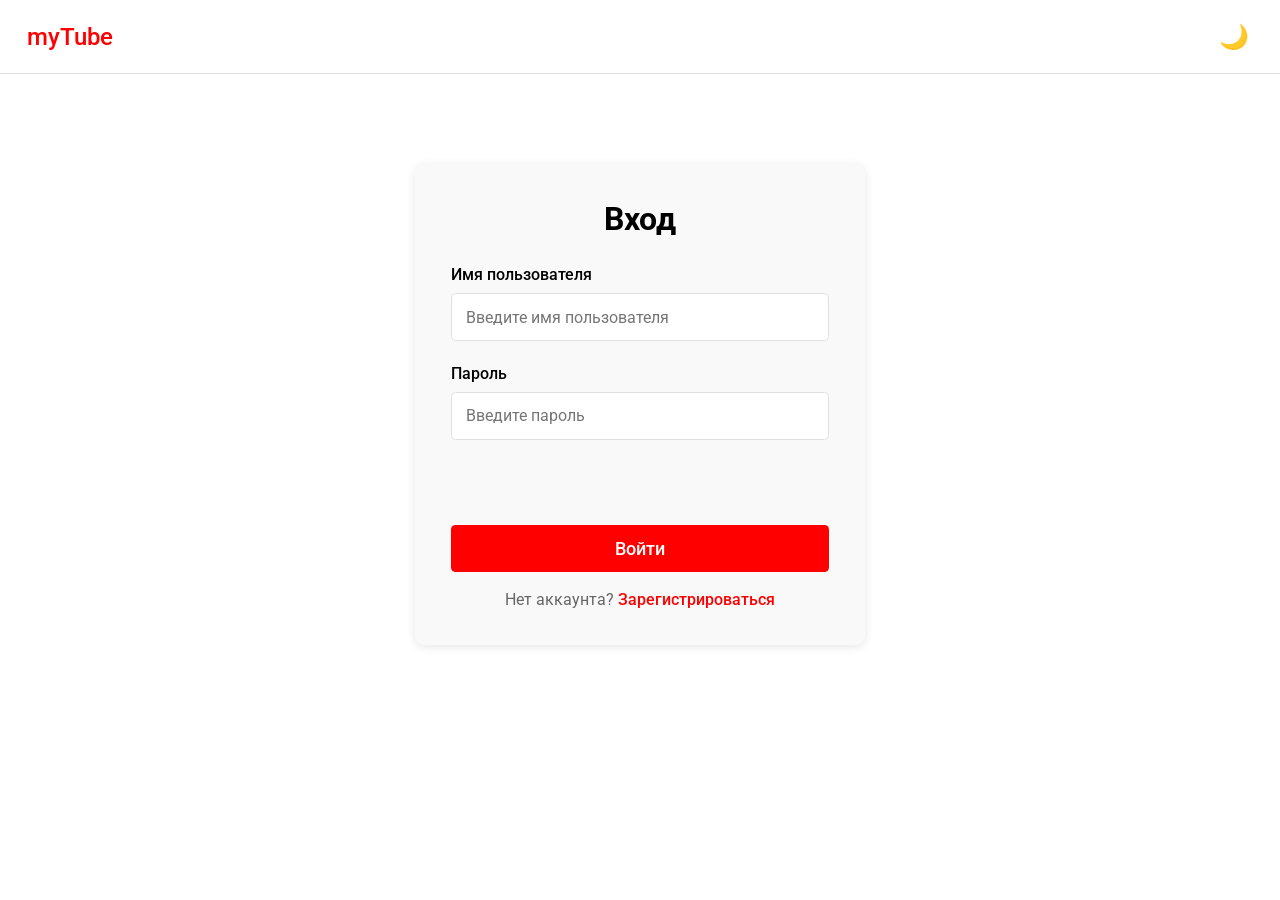
<file: templates/login.html>
<!DOCTYPE html>
<html lang="ru">
<head>
    <meta charset="UTF-8">
    <meta name="viewport" content="width=device-width, initial-scale=1.0">
    <title>Вход - myTube</title>
    <script>
        (function() {
            const savedTheme = localStorage.getItem('theme') || 'light';
            document.documentElement.setAttribute('data-theme', savedTheme);
        })();
    </script>
    <link rel="stylesheet" href="/static/general.css">
    <link rel="stylesheet" href="/static/auth.css">
</head>
<body>
    <div class="header">
        <a href="/">myTube</a>
        <button class="theme-toggle" onclick="toggleTheme()">🌙</button>
    </div>
    
    <div class="auth-container">
        <h1>Вход</h1>
        
        <form id="loginForm">
            <div class="form-group">
                <label for="username">Имя пользователя</label>
                <input type="text" id="username" name="username" placeholder="Введите имя пользователя" required>
            </div>
            
            <div class="form-group">
                <label for="password">Пароль</label>
                <input type="password" id="password" name="password" placeholder="Введите пароль" required>
            </div>
            
            <div id="authStatus" class="auth-status"></div>
            
            <button type="submit" class="btn-submit">Войти</button>
        </form>
        
        <div class="auth-links">
            Нет аккаунта? <a href="/register">Зарегистрироваться</a>
        </div>
    </div>

    <script>
        const loginForm = document.getElementById('loginForm');
        const authStatus = document.getElementById('authStatus');
        const submitBtn = document.querySelector('.btn-submit');

        loginForm.onsubmit = async function(e) {
            e.preventDefault();
            
            authStatus.textContent = '';
            authStatus.className = 'auth-status';
            submitBtn.disabled = true;
            
            const formData = new FormData(this);
            
            try {
                const response = await fetch('/login', {
                    method: 'POST',
                    body: formData
                });
                
                const result = await response.json();
                
                if (response.ok) {
                    window.location.href = result.redirect || '/';
                } else {
                    authStatus.textContent = '✗ ' + (result.error || 'Ошибка входа');
                    authStatus.className = 'auth-status error';
                    submitBtn.disabled = false;
                }
            } catch (error) {
                authStatus.textContent = '✗ Ошибка соединения: ' + error;
                authStatus.className = 'auth-status error';
                submitBtn.disabled = false;
            }
        };

        function toggleTheme() {
            const currentTheme = document.documentElement.getAttribute('data-theme');
            const newTheme = currentTheme === 'dark' ? 'light' : 'dark';
            document.documentElement.setAttribute('data-theme', newTheme);
            localStorage.setItem('theme', newTheme);
            updateThemeIcon();
        }

        function updateThemeIcon() {
            const theme = document.documentElement.getAttribute('data-theme');
            const btn = document.querySelector('.theme-toggle');
            btn.textContent = theme === 'dark' ? '☀️' : '🌙';
        }

        const savedTheme = localStorage.getItem('theme') || 'light';
        document.documentElement.setAttribute('data-theme', savedTheme);
        updateThemeIcon();
    </script>
</body>
</html>
</file>
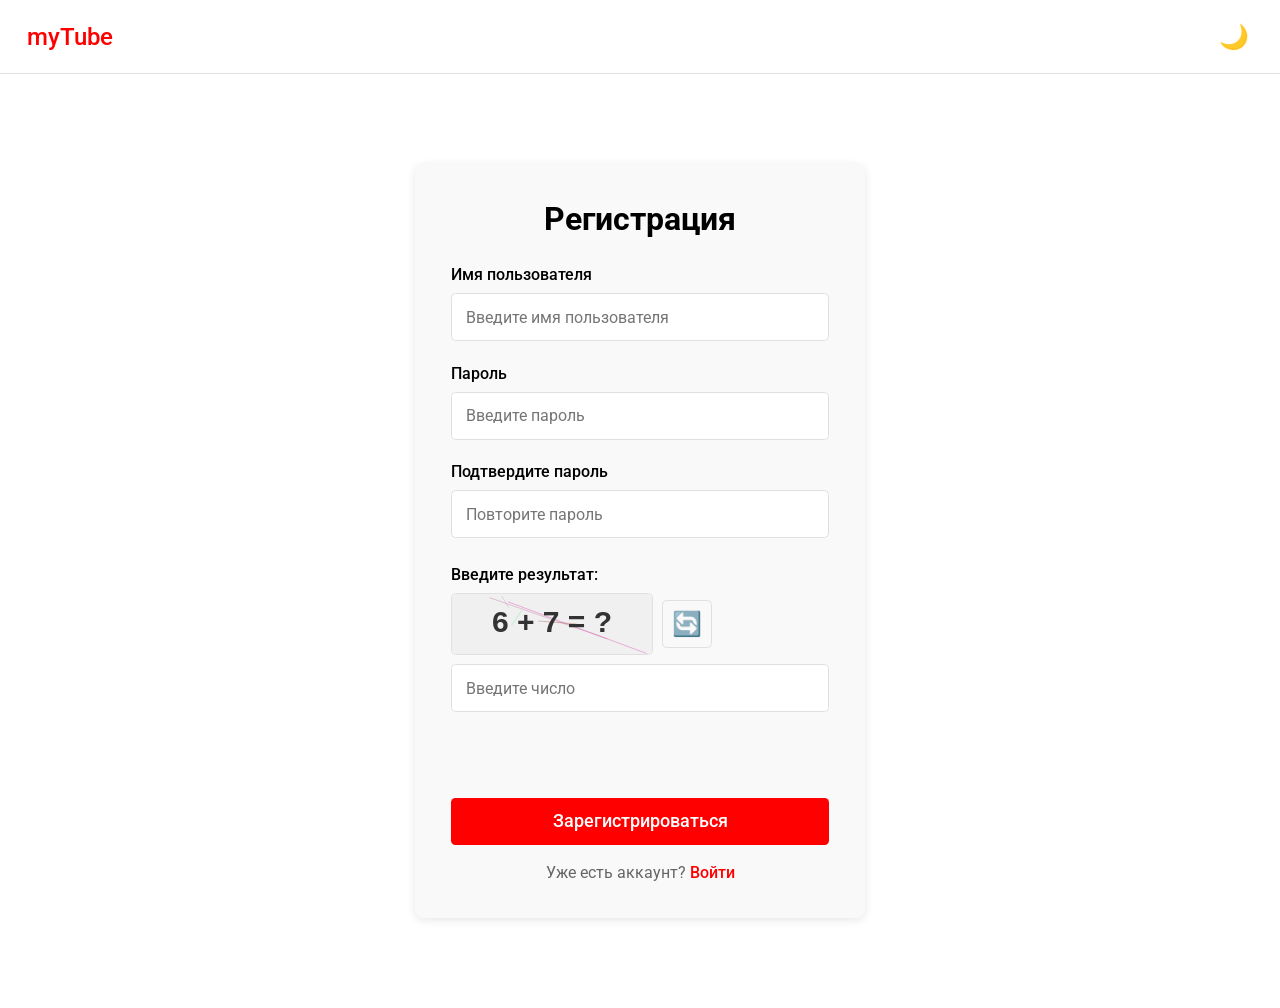
<file: templates/register.html>
<!DOCTYPE html>
<html lang="ru">
<head>
    <meta charset="UTF-8">
    <meta name="viewport" content="width=device-width, initial-scale=1.0">
    <title>Регистрация - myTube</title>
    <script>
        (function() {
            const savedTheme = localStorage.getItem('theme') || 'light';
            document.documentElement.setAttribute('data-theme', savedTheme);
        })();
    </script>
    <link rel="stylesheet" href="/static/general.css">
    <link rel="stylesheet" href="/static/auth.css">
</head>
<body>
    <div class="header">
        <a href="/">myTube</a>
        <button class="theme-toggle" onclick="toggleTheme()">🌙</button>
    </div>
    
    <div class="auth-container">
        <h1>Регистрация</h1>
        
        <form id="registerForm">
            <div class="form-group">
                <label for="username">Имя пользователя</label>
                <input type="text" id="username" name="username" placeholder="Введите имя пользователя" required minlength="3">
            </div>
            
            <div class="form-group">
                <label for="password">Пароль</label>
                <input type="password" id="password" name="password" placeholder="Введите пароль" required>
            </div>
            
            <div class="form-group">
                <label for="password_confirm">Подтвердите пароль</label>
                <input type="password" id="password_confirm" name="password_confirm" placeholder="Повторите пароль" required>
            </div>
            
            <div class="form-group captcha-group">
                <label>Введите результат:</label>
                <div class="captcha-display">
                    <canvas id="captchaCanvas" width="200" height="60"></canvas>
                    <button type="button" class="captcha-refresh" onclick="generateCaptcha()">🔄</button>
                </div>
                <input type="text" id="captcha" name="captcha" placeholder="Введите число" required>
            </div>
            
            <div id="authStatus" class="auth-status"></div>
            
            <button type="submit" class="btn-submit">Зарегистрироваться</button>
        </form>
        
        <div class="auth-links">
            Уже есть аккаунт? <a href="/login">Войти</a>
        </div>
    </div>

    <script>
        let captchaAnswer = 0;
        
        function generateCaptcha() {
            const canvas = document.getElementById('captchaCanvas');
            const ctx = canvas.getContext('2d');
            
            // Очищаем canvas
            ctx.clearRect(0, 0, canvas.width, canvas.height);
            
            // Фон
            ctx.fillStyle = '#f0f0f0';
            ctx.fillRect(0, 0, canvas.width, canvas.height);
            
            // Генерируем простой пример
            const num1 = Math.floor(Math.random() * 10) + 1;
            const num2 = Math.floor(Math.random() * 10) + 1;
            captchaAnswer = num1 + num2;
            
            // Добавляем шум (линии)
            for (let i = 0; i < 5; i++) {
                ctx.strokeStyle = `rgba(${Math.random() * 255}, ${Math.random() * 255}, ${Math.random() * 255}, 0.3)`;
                ctx.beginPath();
                ctx.moveTo(Math.random() * canvas.width, Math.random() * canvas.height);
                ctx.lineTo(Math.random() * canvas.width, Math.random() * canvas.height);
                ctx.stroke();
            }
            
            // Рисуем текст
            ctx.font = 'bold 30px Arial';
            ctx.fillStyle = '#333';
            ctx.textAlign = 'center';
            ctx.textBaseline = 'middle';
            
            const text = `${num1} + ${num2} = ?`;
            ctx.fillText(text, canvas.width / 2, canvas.height / 2);
        }
        
        // Генерируем капчу при загрузке
        generateCaptcha();
        
        const registerForm = document.getElementById('registerForm');
        const authStatus = document.getElementById('authStatus');
        const submitBtn = document.querySelector('.btn-submit');

        registerForm.onsubmit = async function(e) {
            e.preventDefault();
            
            const username = document.getElementById('username').value;
            const password = document.getElementById('password').value;
            const passwordConfirm = document.getElementById('password_confirm').value;
            const captcha = document.getElementById('captcha').value;
            
            if (password !== passwordConfirm) {
                authStatus.textContent = '✗ Пароли не совпадают';
                authStatus.className = 'auth-status error';
                return;
            }
            
            if (parseInt(captcha) !== captchaAnswer) {
                authStatus.textContent = '✗ Неверная капча';
                authStatus.className = 'auth-status error';
                generateCaptcha();
                document.getElementById('captcha').value = '';
                return;
            }
            
            authStatus.textContent = '';
            authStatus.className = 'auth-status';
            submitBtn.disabled = true;
            
            const formData = new FormData();
            formData.append('username', username);
            formData.append('password', password);
            
            try {
                const response = await fetch('/register', {
                    method: 'POST',
                    body: formData
                });
                
                const result = await response.json();
                
                if (response.ok) {
                    window.location.href = result.redirect || '/';
                } else {
                    authStatus.textContent = '✗ ' + (result.error || 'Ошибка регистрации');
                    authStatus.className = 'auth-status error';
                    submitBtn.disabled = false;
                    generateCaptcha();
                    document.getElementById('captcha').value = '';
                }
            } catch (error) {
                authStatus.textContent = '✗ Ошибка соединения: ' + error;
                authStatus.className = 'auth-status error';
                submitBtn.disabled = false;
            }
        };

        // Темная тема
        function toggleTheme() {
            const currentTheme = document.documentElement.getAttribute('data-theme');
            const newTheme = currentTheme === 'dark' ? 'light' : 'dark';
            document.documentElement.setAttribute('data-theme', newTheme);
            localStorage.setItem('theme', newTheme);
            updateThemeIcon();
        }

        function updateThemeIcon() {
            const theme = document.documentElement.getAttribute('data-theme');
            const btn = document.querySelector('.theme-toggle');
            btn.textContent = theme === 'dark' ? '☀️' : '🌙';
        }

        const savedTheme = localStorage.getItem('theme') || 'light';
        document.documentElement.setAttribute('data-theme', savedTheme);
        updateThemeIcon();
    </script>
</body>
</html>
</file>
<file: static/general.css>
@import url('https://fonts.googleapis.com/css2?family=Roboto:ital,wght@0,100;0,300;0,400;0,500;0,700;0,900;1,100;1,300;1,400;1,500;1,700;1,900&display=swap');

:root {
    --bg-color: #ffffff;
    --text-color: #000000;
    --header-bg: #ffffff;
    --border-color: #e0e0e0;
    --card-bg: #f9f9f9;
    --input-bg: #ffffff;
    --button-hover: #e0e0e0;
}

[data-theme="dark"] {
    --bg-color: #181818;
    --text-color: #ffffff;
    --header-bg: #202020;
    --border-color: #3a3a3a;
    --card-bg: #282828;
    --input-bg: #121212;
    --button-hover: #3a3a3a;
}

* {
    margin: 0;
    padding: 0;
    font-family: "Roboto", sans-serif;
}

body {
    background-color: var(--bg-color);
    color: var(--text-color);
    transition: background-color 0.3s, color 0.3s;
}

.header {
    padding: 2vh 3vh;
    display: flex;
    justify-content: space-between;
    align-items: center;
    border-bottom: 1px solid var(--border-color);
    background-color: var(--header-bg);
}

.header > a {
    color: red;
    text-decoration: none;
    font-weight: 500;
    font-size: 1.5em;
}

.header-right {
    display: flex;
    gap: 1.5vh;
    align-items: center;
}

.user-info {
    color: var(--text-color);
    font-weight: 500;
    font-size: 0.95em;
    text-decoration: none;
}

.user-info:hover {
    text-decoration: underline;
}

.theme-toggle {
    background: none;
    border: none;
    font-size: 1.5em;
    cursor: pointer;
    padding: 0.5vh;
}

.btn-logout, .btn-login, .btn-register, .upload-btn {
    text-decoration: none;
    padding: 0.8vh 1.5vh;
    border-radius: 0.5vh;
    font-size: 0.9em;
    transition: background-color 0.3s;
    white-space: nowrap;
    border: none;
    cursor: pointer;
}

.btn-logout {
    background-color: var(--button-hover);
    color: var(--text-color);
}

.btn-logout:hover {
    background-color: var(--border-color);
}

.btn-login {
    background-color: transparent;
    color: red;
    border: 1px solid red;
}

.btn-login:hover {
    background-color: rgba(255, 0, 0, 0.1);
}

.btn-register, .upload-btn {
    background-color: red;
    color: white;
}

.btn-register:hover, .upload-btn:hover {
    background-color: darkred;
}
</file>
<file: static/auth.css>
@import url('https://fonts.googleapis.com/css2?family=Roboto:ital,wght@0,100;0,300;0,400;0,500;0,700;0,900;1,100;1,300;1,400;1,500;1,700;1,900&display=swap');

* {
    margin: 0;
    padding: 0;
    font-family: "Roboto", sans-serif;
    box-sizing: border-box;
}

body {
    background-color: var(--bg-color);
    color: var(--text-color);
}

.auth-container {
    max-width: 450px;
    margin: 10vh auto;
    padding: 4vh;
    background-color: var(--card-bg);
    border-radius: 1vh;
    box-shadow: 0 2px 10px rgba(0, 0, 0, 0.1);
}

.auth-container h1 {
    margin-bottom: 3vh;
    color: var(--text-color);
    font-size: 2em;
    text-align: center;
}

.form-group {
    margin-bottom: 2.5vh;
}

.form-group label {
    display: block;
    margin-bottom: 1vh;
    font-weight: 500;
    color: var(--text-color);
    font-size: 1em;
}

.form-group input {
    width: 100%;
    padding: 1.5vh;
    border: 1px solid var(--border-color);
    border-radius: 0.5vh;
    font-size: 1em;
    transition: border-color 0.3s;
    background-color: var(--input-bg);
    color: var(--text-color);
}

.form-group input:focus {
    outline: none;
    border-color: red;
}

.captcha-group {
    margin-top: 3vh;
}

.captcha-display {
    display: flex;
    align-items: center;
    gap: 1vh;
    margin-bottom: 1vh;
}

#captchaCanvas {
    border: 1px solid var(--border-color);
    border-radius: 0.5vh;
}

.captcha-refresh {
    background-color: var(--card-bg);
    border: 1px solid var(--border-color);
    border-radius: 0.5vh;
    padding: 1vh;
    cursor: pointer;
    font-size: 1.5em;
    transition: background-color 0.3s;
}

.captcha-refresh:hover {
    background-color: var(--button-hover);
}

.btn-submit {
    width: 100%;
    padding: 1.5vh;
    background-color: red;
    color: white;
    border: none;
    border-radius: 0.5vh;
    font-size: 1.1em;
    cursor: pointer;
    transition: background-color 0.3s;
    font-weight: 500;
    margin-top: 2vh;
}

.btn-submit:hover:not(:disabled) {
    background-color: darkred;
}

.btn-submit:disabled {
    background-color: #ccc;
    cursor: not-allowed;
}

.auth-status {
    padding: 1.5vh;
    border-radius: 0.5vh;
    margin: 2vh 0;
    text-align: center;
    font-weight: 500;
}

.auth-status.error {
    background-color: #f8d7da;
    color: #721c24;
    border: 1px solid #f5c6cb;
}

.auth-links {
    text-align: center;
    margin-top: 2vh;
    color: #666;
}

.auth-links a {
    color: red;
    text-decoration: none;
    font-weight: 500;
}

.auth-links a:hover {
    text-decoration: underline;
}

@media (max-width: 768px) {
    .auth-container {
        margin: 5vh 2vh;
        padding: 2vh;
    }
}
</file>
